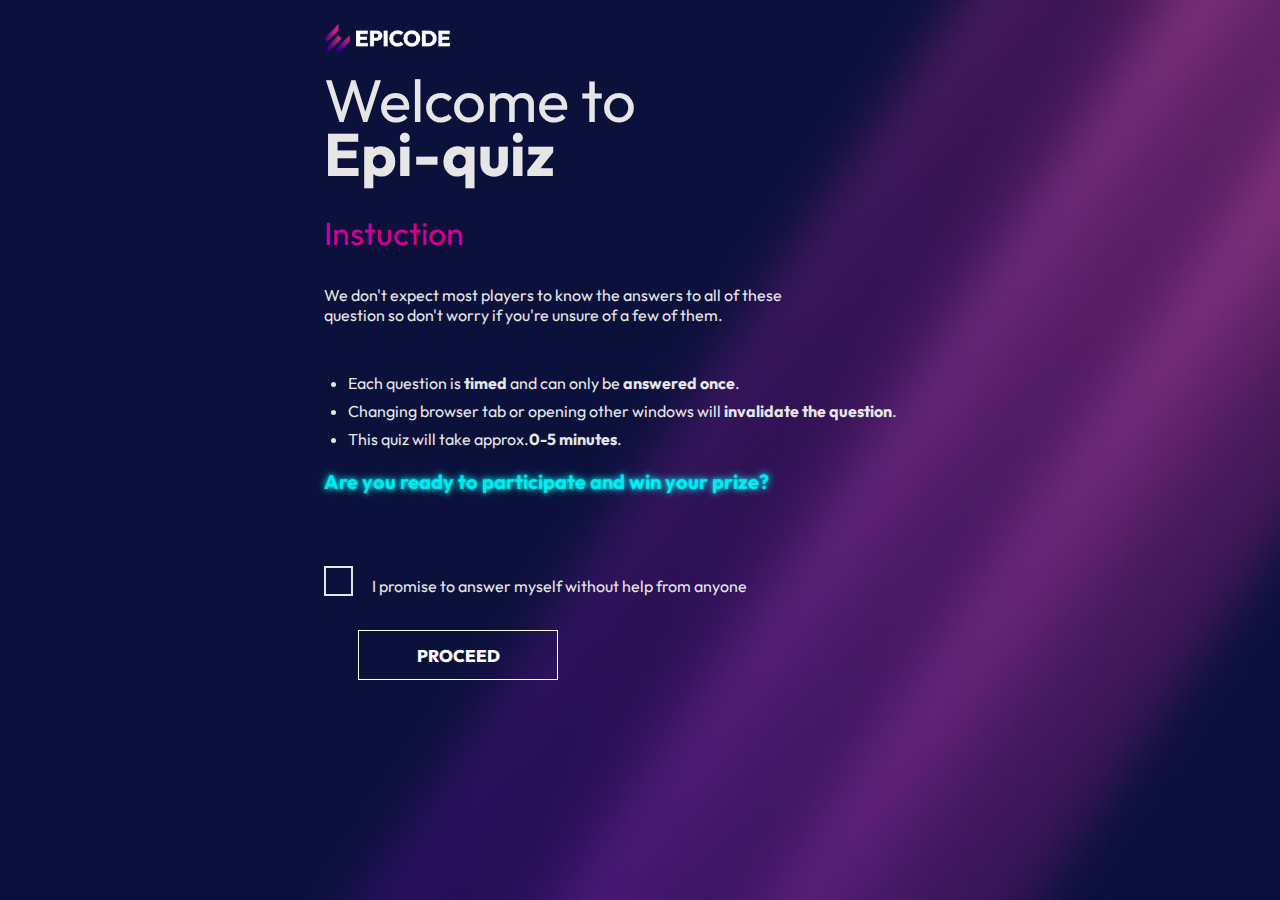
<file: index.html>
<!DOCTYPE html>
<html lang="en">
  <head>
    <meta charset="UTF-8" />
    <meta name="viewport" content="width=device-width, initial-scale=1.0" />
    <title>Welcome</title>
    <link rel="stylesheet" href="./Assets/css/style.css" />
  </head>
  <body>
    <header class="center">
      <div>
        <a href="/index.html">
          <img
            id="logo"
            src="./Assets/css/epicode_logo.png"
            alt="Logo Epicode "
          />
        </a>
      </div>
    </header>
    <main class="center">
      <div class="align-left">
        <h1 class="welcome">Welcome to</h1>
        <h1 class="welcome">
          <strong>Epi-quiz</strong>
        </h1>
      </div>
      <div>
        <h3 class="porpora">Instuction</h3>
        <p>
          We don't expect most players to know the answers to all of these
          <br />
          question so don't worry if you're unsure of a few of them.
        </p>
      </div>
      <div>
        <ul>
          <li>
            Each question is <strong>timed</strong> and can only be
            <strong>answered once</strong>.
          </li>
          <li>
            Changing browser tab or opening other windows will
            <strong>invalidate the question</strong>.
          </li>
          <li>This quiz will take approx.<strong>0-5 minutes</strong>.</li>
        </ul>
      </div>
      <p id="ready">
        <strong> Are you ready to participate and win your prize?</strong>
      </p>
    </main>
    <footer class="center">
      <input type="checkbox" id="check" /> I promise to answer myself without
      help from anyone
      <a id="linkPagina" href="./test.html"
        ><button type="button" class="blue-button">PROCEED</button></a
      >
    </footer>
    <script src="./Assets/js/welcome.js"></script>
  </body>
</html>
</file>
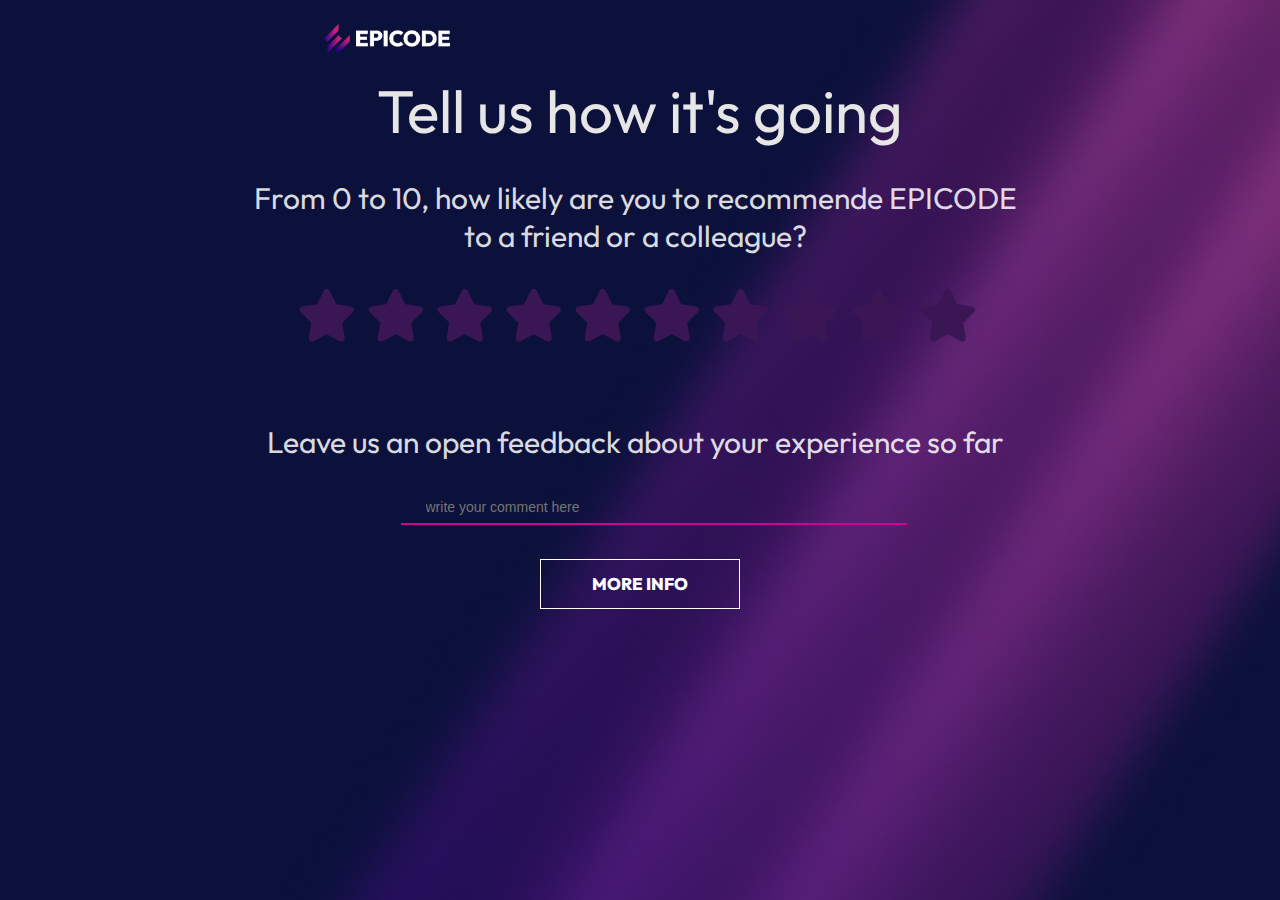
<file: review.html>
<!DOCTYPE html>
<html lang="en">
  <head>
    <meta charset="UTF-8" />
    <meta name="viewport" content="width=device-width, initial-scale=1.0" />
    <title>Review</title>
    <link rel="stylesheet" href="/Assets/css/style.css" />
    <link
      rel="stylesheet"
      href="https://cdnjs.cloudflare.com/ajax/libs/font-awesome/6.7.2/css/all.min.css"
      integrity="sha512-Evv84Mr4kqVGRNSgIGL/F/aIDqQb7xQ2vcrdIwxfjThSH8CSR7PBEakCr51Ck+w+/U6swU2Im1vVX0SVk9ABhg=="
      crossorigin="anonymous"
      referrerpolicy="no-referrer"
    />
  </head>
  <body>
    <header class="center">
      <a href="/index.html">
        <img
          src="./Assets/mockup/epicode_logo.png"
          alt="epicode_logo"
          id="logo"
        />
      </a>
    </header>
    <main class="center-center">
      <h1>Tell us how it's going</h1>
      <h3 class="h3-review">
        From 0 to 10, how likely are you to recommende EPICODE to a friend or a
        colleague?
      </h3>
      <div id="stars-div">
        <a href="#"><i class="fa-solid fa-star"></i></a>
        <a href="#"><i class="fa-solid fa-star"></i></a>
        <a href="#"><i class="fa-solid fa-star"></i></a>
        <a href="#"><i class="fa-solid fa-star"></i></a>
        <a href="#"><i class="fa-solid fa-star"></i></a>
        <a href="#"><i class="fa-solid fa-star"></i></a>
        <a href="#"><i class="fa-solid fa-star"></i></a>
        <a href="#"><i class="fa-solid fa-star"></i></a>
        <a href="#"><i class="fa-solid fa-star"></i></a>
        <a href="#"><i class="fa-solid fa-star"></i></a>
      </div>
      <h3 class="h3-review">
        Leave us an open feedback about your experience so far
      </h3>
      <form onsubmit="alert('messaggio inviato')">
        <input type="text" placeholder="write your comment here" />
        <button class="blue-button" type="submit">MORE INFO</button>
      </form>
    </main>
    <script src="./Assets/js/star.js"></script>
  </body>
</html>
</file>
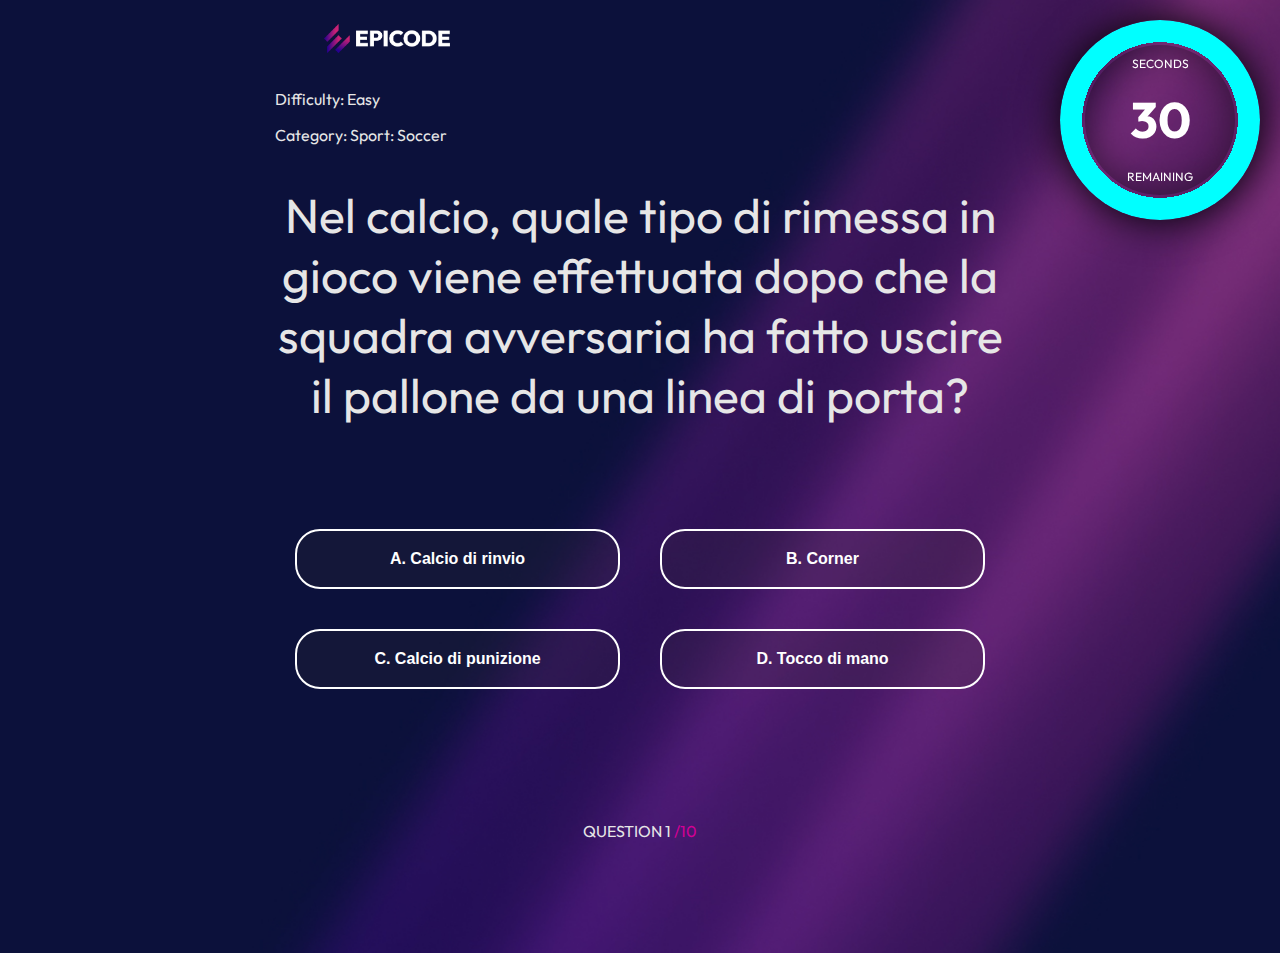
<file: test.html>
<!DOCTYPE html>
<html lang="en">
  <head>
    <meta charset="UTF-8" />
    <meta name="viewport" content="width=device-width, initial-scale=1.0" />
    <link rel="stylesheet" href="/Assets/css/style.css" />
    <title>Document</title>
  </head>
  <body>
    <header class="center">
      <div>
        <a href="/index.html">
          <img
            id="logo"
            src="./Assets/css/epicode_logo.png"
            alt="Logo Epicode "
          />
        </a>
      </div>
      <div class="timer-container">
        <div class="donut instalment3">
          <div class="donut-default"></div>
          <div id="donut-line"></div>
          <div class="donut-case"></div>
        </div>
        <div class="donut-text">
          <span>SECONDS</span>
          <span class="number" id="timerNumber">30</span>
          <span>REMAINING</span>
        </div>
      </div>
    </header>
    <main class="center">
      <section id="sch">
        <p id="difficulty"></p>
        <p id="category"></p>
        <h2 id="question"></h2>
      </section>
      <section id="answers">
        <div>
          <button class="question"><p id="ans1"></p></button>

          <button class="question"><p id="ans2"></p></button>
        </div>
        <div>
          <button class="question"><p id="ans3"></p></button>

          <button class="question"><p id="ans4"></p></button>
        </div>
      </section>
    </main>
    <footer class="test">
      <p>
        Question <span id="questionNumber"> </span>
        <span id="totalQuestions"> /10</span>
      </p>
    </footer>
    <script src="/Assets/js/script.js"></script>
  </body>
</html>
</file>
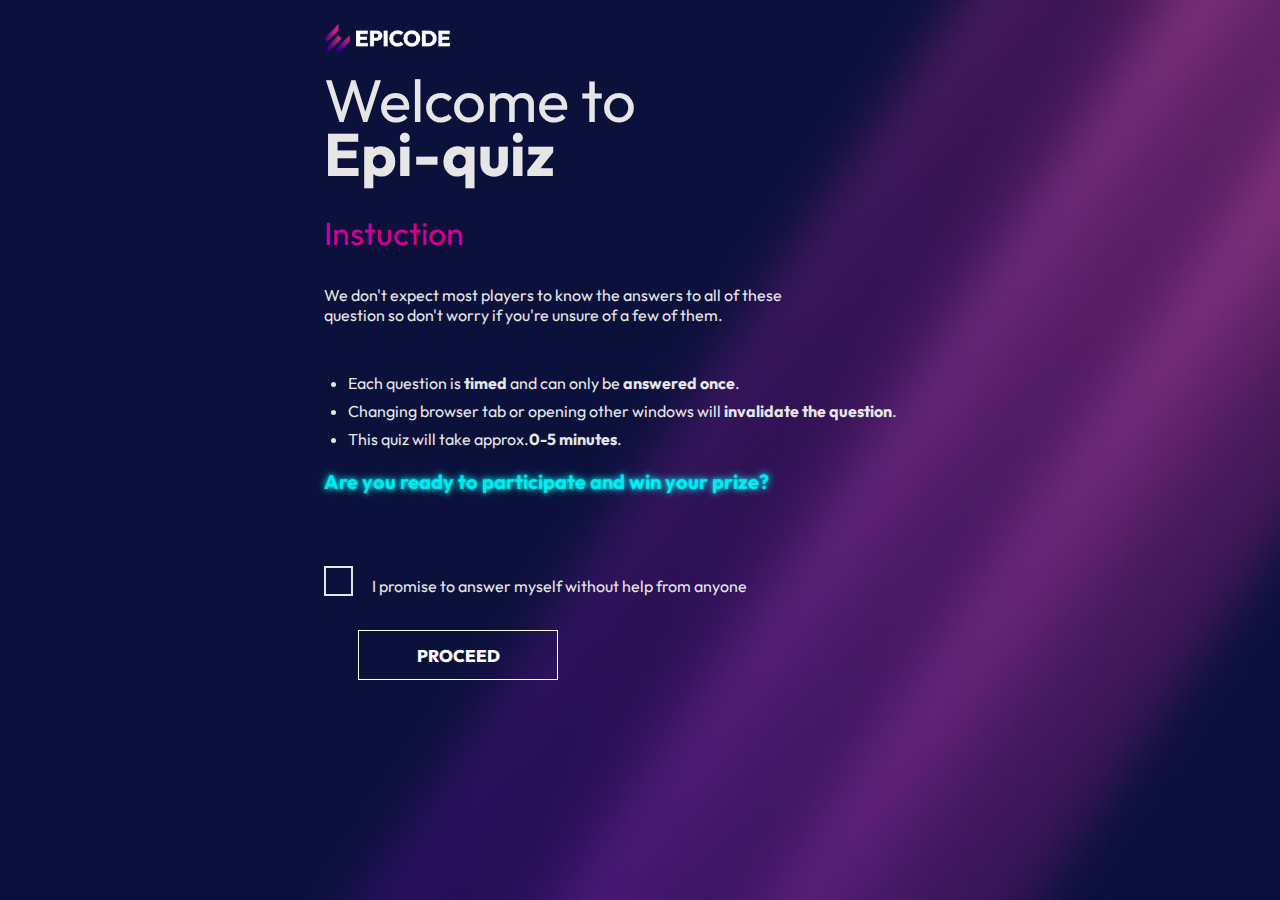
<file: welcome.html>
<!DOCTYPE html>
<html lang="en">
  <head>
    <meta charset="UTF-8" />
    <meta name="viewport" content="width=device-width, initial-scale=1.0" />
    <title>Welcome</title>
    <link rel="stylesheet" href="./Assets/css/style.css" />
  </head>
  <body>
    <header class="center">
      <div>
        <a href="/welcome.html">
          <img
            id="logo"
            src="./Assets/css/epicode_logo.png"
            alt="Logo Epicode "
          />
        </a>
      </div>
    </header>
    <main class="center">
      <div class="align-left">
        <h1 class="welcome">Welcome to</h1>
        <h1 class="welcome">
          <strong>Epi-quiz</strong>
        </h1>
      </div>
      <div>
        <h3 class="porpora">Instuction</h3>
        <p>
          We don't expect most players to know the answers to all of these
          <br />
          question so don't worry if you're unsure of a few of them.
        </p>
      </div>
      <div>
        <ul>
          <li>
            Each question is <strong>timed</strong> and can only be
            <strong>answered once</strong>.
          </li>
          <li>
            Changing browser tab or opening other windows will
            <strong>invalidate the question</strong>.
          </li>
          <li>This quiz will take approx.<strong>0-5 minutes</strong>.</li>
        </ul>
      </div>
      <p id="ready">
        <strong> Are you ready to participate and win your prize?</strong>
      </p>
    </main>
    <footer class="center">
      <input type="checkbox" id="check" /> I promise to answer myself without
      help from anyone
      <a id="linkPagina" href="./test.html"
        ><button type="button" class="blue-button">PROCEED</button></a
      >
    </footer>
    <script src="./Assets/js/welcome.js"></script>
  </body>
</html>
</file>
<file: Assets/css/style.css>
/* GOOGLE FONTS */

@import url("https://fonts.googleapis.com/css2?family=Outfit:wght@100..900&display=swap");
@import url("https://fonts.googleapis.com/css2?family=Inter:ital,opsz,wght@0,14..32,100..900;1,14..32,100..900&display=swap");

/* DIVISORI */

body {
  background-image: url(./bg.jpg);
  background-size: cover;

  color: #e6e6e6;
  font-family: "Outfit", serif;
  font-optical-sizing: auto;
  font-weight: normal;
  font-style: normal;
  font-size: inherit;
}

header {
  margin: 1em;
  padding: 1em;
  display: block;
}

footer {
  margin: 3em;
  padding: 3em;
}

.center {
  width: 50%;
  display: table;
  margin: auto;
  vertical-align: middle;
}

.left h1 {
  text-align: left;
}

.center-center {
  text-align: center;
  vertical-align: middle;
}

/* TESTI & TITOLI */

.align-left p,
.align-left h2,
.align-left h1 {
  text-align: left;
}

.align-right p,
.align-right h2 {
  text-align: right;
}

p {
  font-size: 16px;
}

#ready {
  font-size: 20px;
  color: rgba(0, 255, 255, 0.8); /* Colore ciano con trasparenza */
  text-shadow: 0 0 3px rgba(0, 255, 255, 0.5), 0 0 6px rgba(0, 255, 255, 0.5),
    0 0 9px rgba(0, 255, 255, 0.7); /* Effetto neon meno marcato */
}
h1 {
  font-weight: normal;
  font-size: 60px;
  margin: 0%;
  text-align: center;
}

.welcome {
  font-weight: normal;
  font-size: 60px;
  margin: 0%;
  text-align: center;
  line-height: 0.9em;
  color: #e6e6e6;
}

div h2 {
  font-weight: normal;
  font-size: 60px;
  margin: 0px;
  padding: 0cap;
  text-align: left;
  vertical-align: center;
}

h2 {
  font-size: 3em;
  font-weight: normal;
}

h3 {
  font-size: 2em;
  font-weight: normal;
}

.h3-review {
  font-size: 30px;
  color: rgba(255, 255, 255, 0.849);
  margin-left: 10%;
  margin-right: 11%;
}

#h3-results {
  margin-top: 0px;
  font-size: 30px;
}

.porpora {
  color: #d20094;
}

.azzurro {
  color: #00ffff;
}

li {
  margin: 0.5em;
}

ul {
  padding-top: 1.5em;
  padding-left: 1em;
}

.centered-axis-xy {
  width: 180px;
  position: absolute;
  left: 50%;
  top: auto;
  transform: translate(-50%, -50%);
}

.centered-axis-xy p {
  font-size: smaller;
  padding: 0px;
  margin: 5px;
}

/* BOTTONI */

.blue-button {
  background-color: transparent;
  display: inline-block;
  cursor: pointer;
  color: white;
  font-family: "Outfit", serif;
  font-weight: 800;
  font-size: 17px;
  padding: 1em;
  margin: 2em;
  width: 200px;
  height: 50px;
  padding: 0px;
  border: 1px solid white;
}

.blue-button:hover {
  background-color: #00ffff;
  box-shadow: 0px 0px 20px 5px #00ffff63;
  color: black;
  border: 1px solid #00ffff;
}

#answers {
  display: flex;
  flex-direction: column; /* Organizza i contenuti in colonne */
  align-items: center; /* Centra i contenuti orizzontalmente */
}

#answers > div {
  display: flex; /* Organizza i contenuti di ogni div in riga */
  justify-content: space-between; /* Distribuisce lo spazio tra i bottoni */
  width: 100%; /* Usa tutta la larghezza disponibile */
}

.question {
  background-color: rgba(56, 51, 51, 0.2);
  width: 325px;
  height: 60px;
  color: white;
  margin: 20px;
  border-radius: 25px;
  border: 2px solid;
  font-weight: bold;
}

#sch {
  height: 420px;
}

.question p {
  margin: 0; /* Rimuovi il margine predefinito del paragrafo */
  padding: 10px; /* Aggiungi spaziatura interna */
  text-align: center; /* Centra il testo */
}
.question:hover {
  background: linear-gradient(#c6008f, #700142) padding-box,
    linear-gradient(to bottom, #ffffff, #c6008f) border-box;
  border-radius: 25px;
  border: 2px solid transparent;
}

/* IMMAGINI */
#logo {
  max-width: 20%;
  margin: auto;
  height: auto;
}

/* CHECKMARK */
#check {
  appearance: none;
  background-color: #ffffff00;
  margin: 0;
  font: inherit;
  font-weight: bold;
  color: currentColor;
  width: 1em;
  border: 0.15em solid currentColor;
  transform: translateY(0.25em);
  margin-right: 1em;
}

#check:checked::before {
  content: "✔";

  color: #fff;
  font-size: 1em;
  display: flex;
  align-items: center;
  justify-content: center;
  position: absolute;
  top: 0;
  right: 0;
  left: 0;
  bottom: 0;
}

.test {
  text-align: center;
  text-transform: uppercase;
}
#totalQuestions {
  color: #d20094;
}
.center .test {
  text-align: center;
}
#question {
  text-align: center;
  height: 250px;
}

/* TIMER */

.donut {
  position: relative;
  width: 200px;
  height: 200px;
  background: transparent; /* Il background trasparente per la ciambella */
  border-radius: 60%;
  mask: radial-gradient(circle, transparent 55%, black 50%);
}

.donut-default {
  width: 100%;
  height: 100%;
  border-radius: 50%;
  background: transparent;
}

.donut-white {
  width: 70%;
  height: 70%;
  border-radius: 50%;
  background: transparent; /* Colore bianco per il cerchio centrale */
  top: 50%;
  position: absolute;
  left: 50%;
  transform: translate(-50%, -50%);
  z-index: 2;
}

.donut-text {
  top: 25px;
  left: 25px;
  width: 150px;
  height: 150px;
  background-color: transparent; /* Lo sfondo trasparente per il cerchio centrale con i numeri */
  position: absolute;
  border-radius: 50%;
  display: flex;
  flex-direction: column;
  justify-content: space-around;
  align-items: center;
  z-index: 3;
  box-shadow: inset 0px 0px 40px #0000007c;
}

.donut-text span {
  color: #ffffff;
  font-family: "Outfit", sans-serif;
  font-size: 12px;
}

.donut-text .number {
  font-size: 50px !important;
  font-family: "Outfit", sans-serif;
  font-weight: bold;
  line-height: 1.1;
}

#donut-line {
  width: 200px;
  height: 200px;
  position: absolute;
  top: 0;
  left: 0;
  border-radius: 50%;
  background: conic-gradient(#00ffff 0% 100%);

  transition: background 1s ease; /* Aggiunta transizione fluida per il cambiamento dei colori */
}

.timer-container {
  position: fixed;
  top: 20px;
  right: 20px;
  font-size: 30px;
  color: #ffffff;
  font-family: "Outfit", sans-serif;
  z-index: 10;
  box-shadow: 0px 0px 40px #000;
  border-radius: 100%;
}

/* Aggiunta della classe per il timer sotto i 10 secondi */
.timer-danger {
  background: conic-gradient(#ff0000 0% 100%, #e0b5d3 0% 100%);
}

/* COLONNE */

.column-container {
  display: flex;
  justify-content: center;
  align-items: center;
  width: 100%;
  margin: 80px 0px 80px 0px;
}

.column-expanded {
  flex: 1.5;
}

.graph-container {
  width: 100%;
  height: auto;
  display: flex;
  justify-content: center;
  align-items: center;
}

.column {
  float: left;
  text-align: center;
}

.left,
.right {
  width: 25%;
}

.middle {
  width: 50%;
}

#myChart {
  width: 90% !important;
  height: auto !important;
  max-width: 300px;
  position: absolute;
}

/* stelle distative*/
i {
  color: #3b1655;
  font-size: 60px;
}

/* stelle attive*/
i:hover {
  color: #00ffff;
}
.hover {
  color: #00ffff;
}

/* Riposizionamento stelle */
#stars-div {
  margin-top: 35px;
  margin-bottom: 8%;
}

#stars-div i {
  padding-right: 7px;
  font-size: 3.3em;
}

/*main allineato al centro + larghezza massima */
main {
  max-width: 1000px;
  margin: auto;
}

/*header allineato al centro + larghezza massima */
header {
  width: 50%;
  margin-left: auto;
  margin-right: auto;
}

/*header Quiz allineato al centro + larghezza massima */
#quizHeader {
  width: 50%;
  margin-left: 20%;
  margin-right: auto;
}

/* modulo contatti */
form {
  text-align: center;
  display: inline-block;
}

input {
  border: none;
  border-bottom: #d20094 solid 2px;
  background-color: rgba(255, 0, 0, 0);
  width: 100%;
  height: 30px;
  font-size: 14px;
  padding-left: 25px;
  color: #ffffff;
}
</file>
